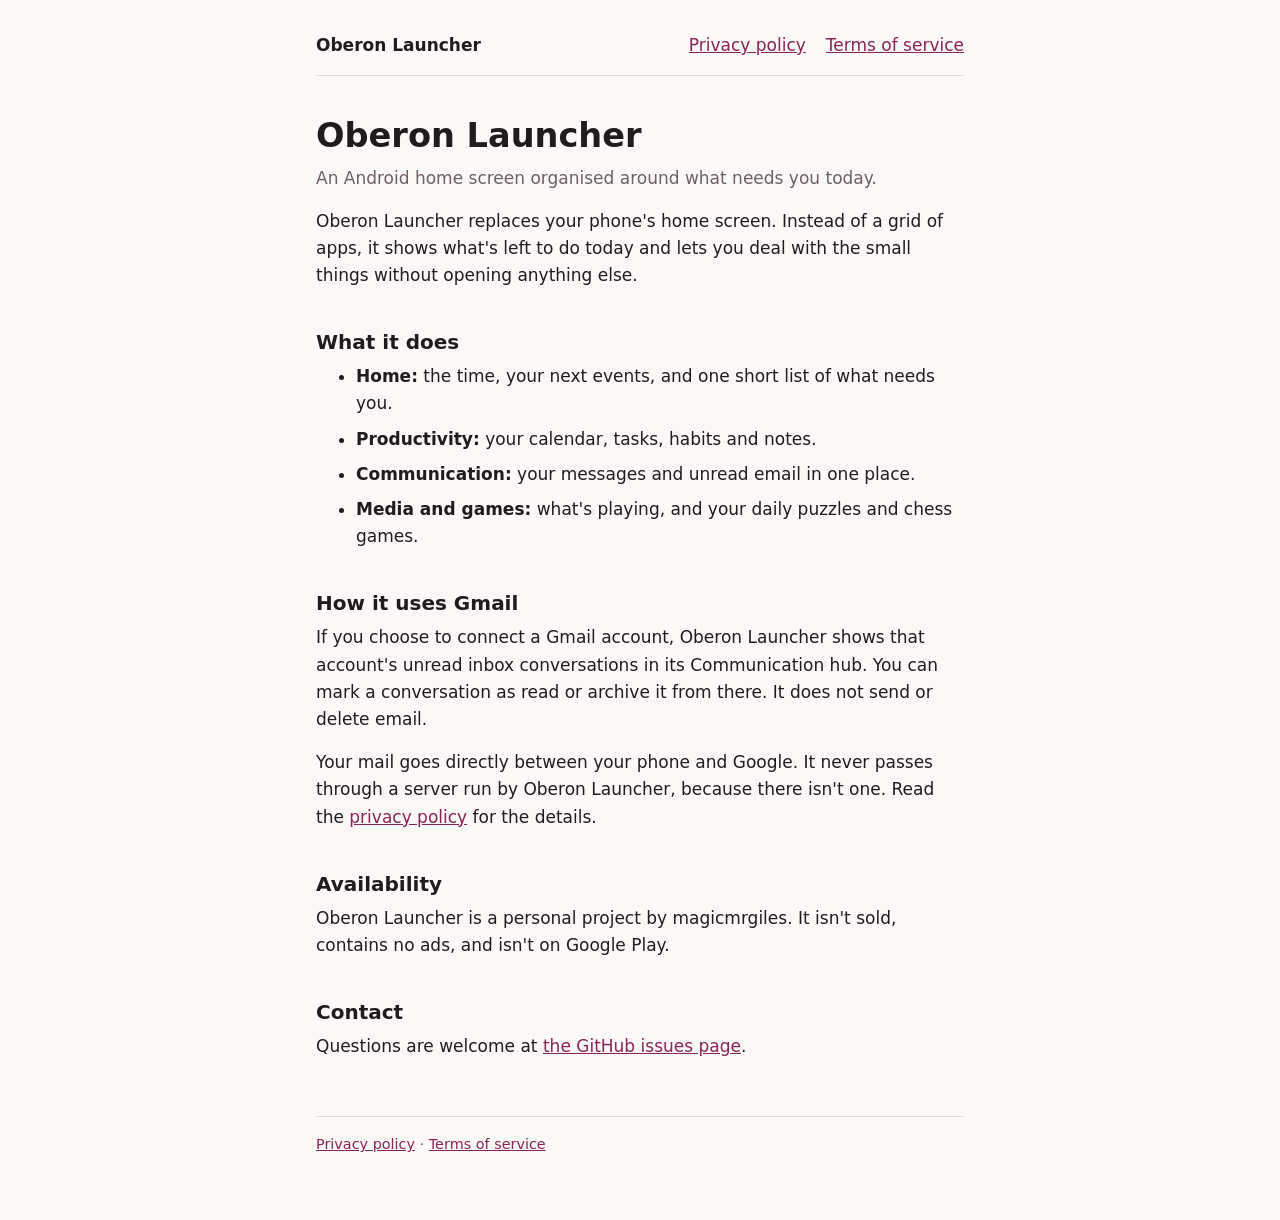
<file: index.html>
<!doctype html>
<html lang="en">
<head>
  <meta charset="utf-8">
  <meta name="viewport" content="width=device-width, initial-scale=1">
  <title>Oberon Launcher</title>
  <meta name="description" content="Oberon Launcher is an Android home screen app that brings your tasks, messages, media and games together.">
  <link rel="stylesheet" href="style.css">
</head>
<body>
  <div class="page">
    <nav>
      <strong>Oberon Launcher</strong>
      <a href="privacy.html">Privacy policy</a>
      <a href="terms.html">Terms of service</a>
    </nav>

    <main>
      <h1>Oberon Launcher</h1>
      <p class="muted">An Android home screen organised around what needs you today.</p>

      <p>Oberon Launcher replaces your phone's home screen. Instead of a grid of apps, it shows what's left to do today and lets you deal with the small things without opening anything else.</p>

      <h2>What it does</h2>
      <ul>
        <li><strong>Home:</strong> the time, your next events, and one short list of what needs you.</li>
        <li><strong>Productivity:</strong> your calendar, tasks, habits and notes.</li>
        <li><strong>Communication:</strong> your messages and unread email in one place.</li>
        <li><strong>Media and games:</strong> what's playing, and your daily puzzles and chess games.</li>
      </ul>

      <h2>How it uses Gmail</h2>
      <p>If you choose to connect a Gmail account, Oberon Launcher shows that account's unread inbox conversations in its Communication hub. You can mark a conversation as read or archive it from there. It does not send or delete email.</p>
      <p>Your mail goes directly between your phone and Google. It never passes through a server run by Oberon Launcher, because there isn't one. Read the <a href="privacy.html">privacy policy</a> for the details.</p>

      <h2>Availability</h2>
      <p>Oberon Launcher is a personal project by magicmrgiles. It isn't sold, contains no ads, and isn't on Google Play.</p>

      <h2>Contact</h2>
      <p>Questions are welcome at <a href="https://github.com/magicmrgiles/oberon-launcher/issues">the GitHub issues page</a>.</p>
    </main>

    <footer>
      <a href="privacy.html">Privacy policy</a> · <a href="terms.html">Terms of service</a>
    </footer>
  </div>
</body>
</html>
</file>
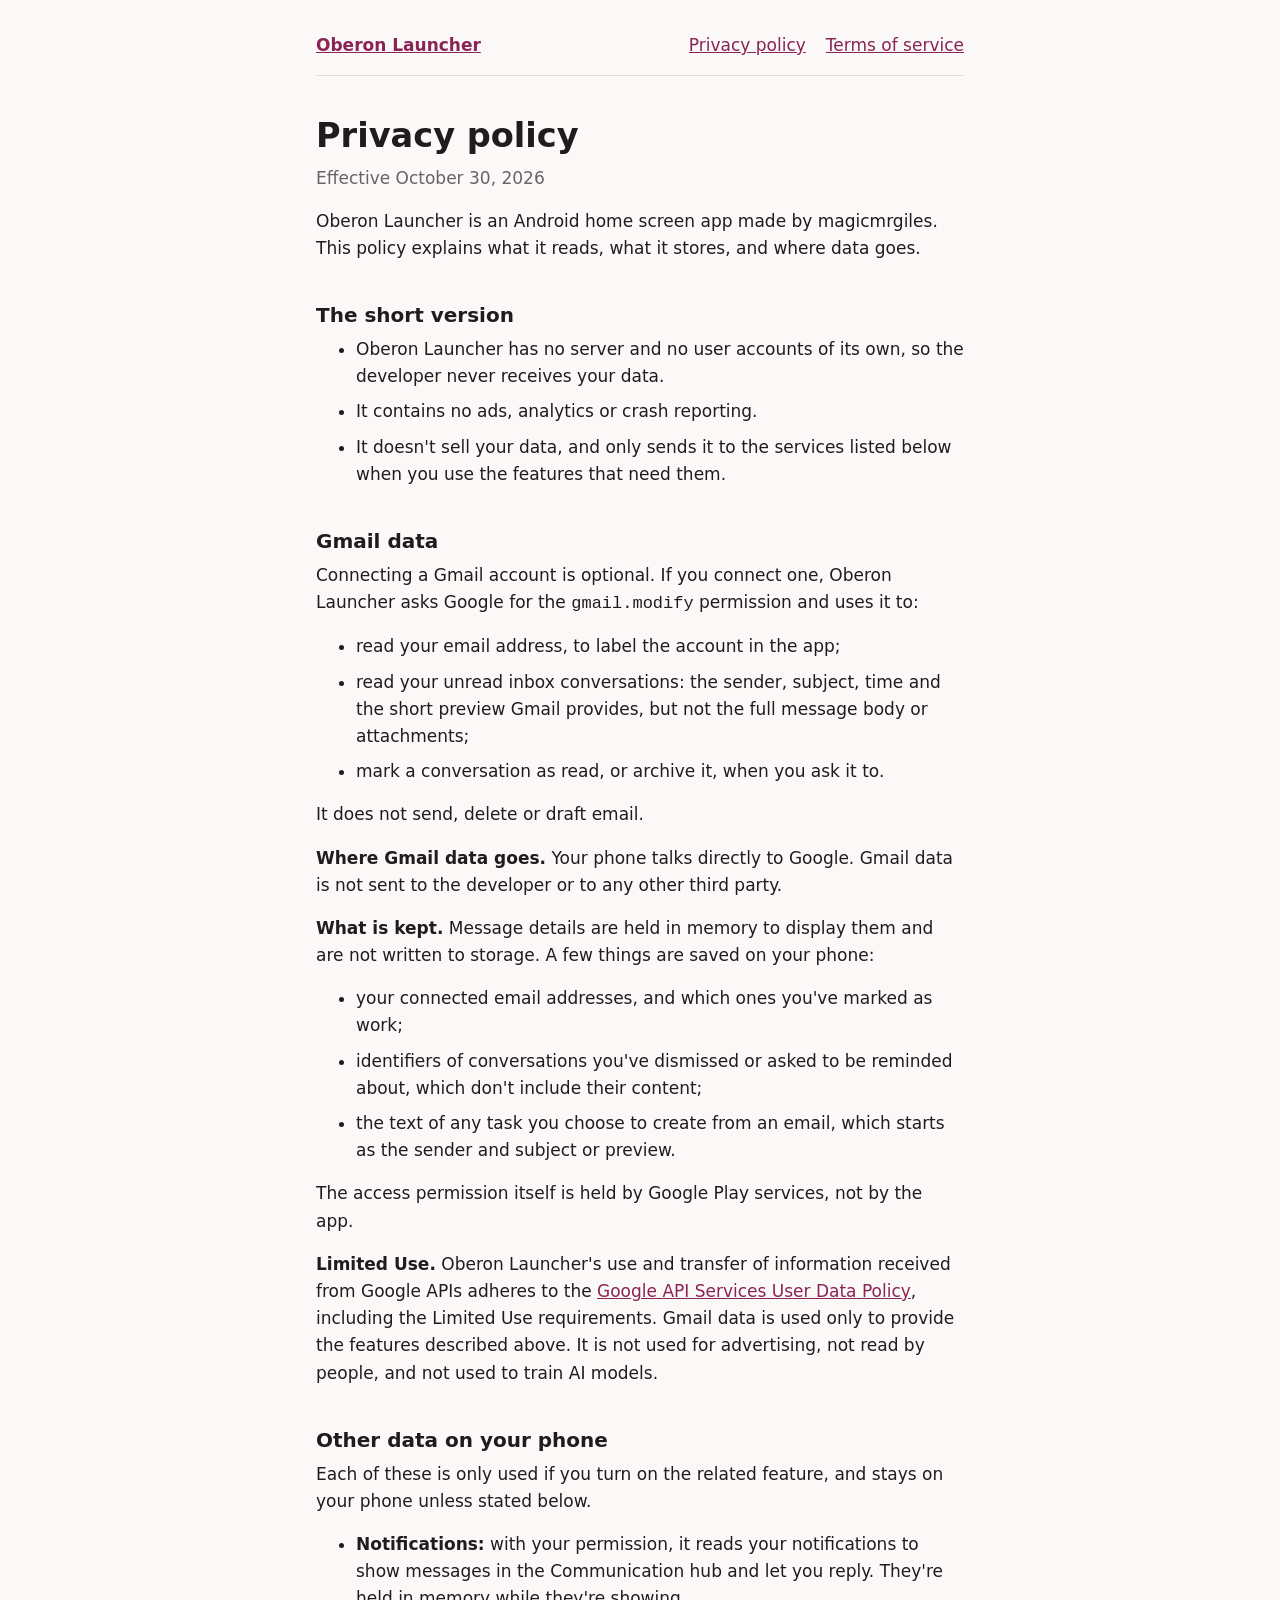
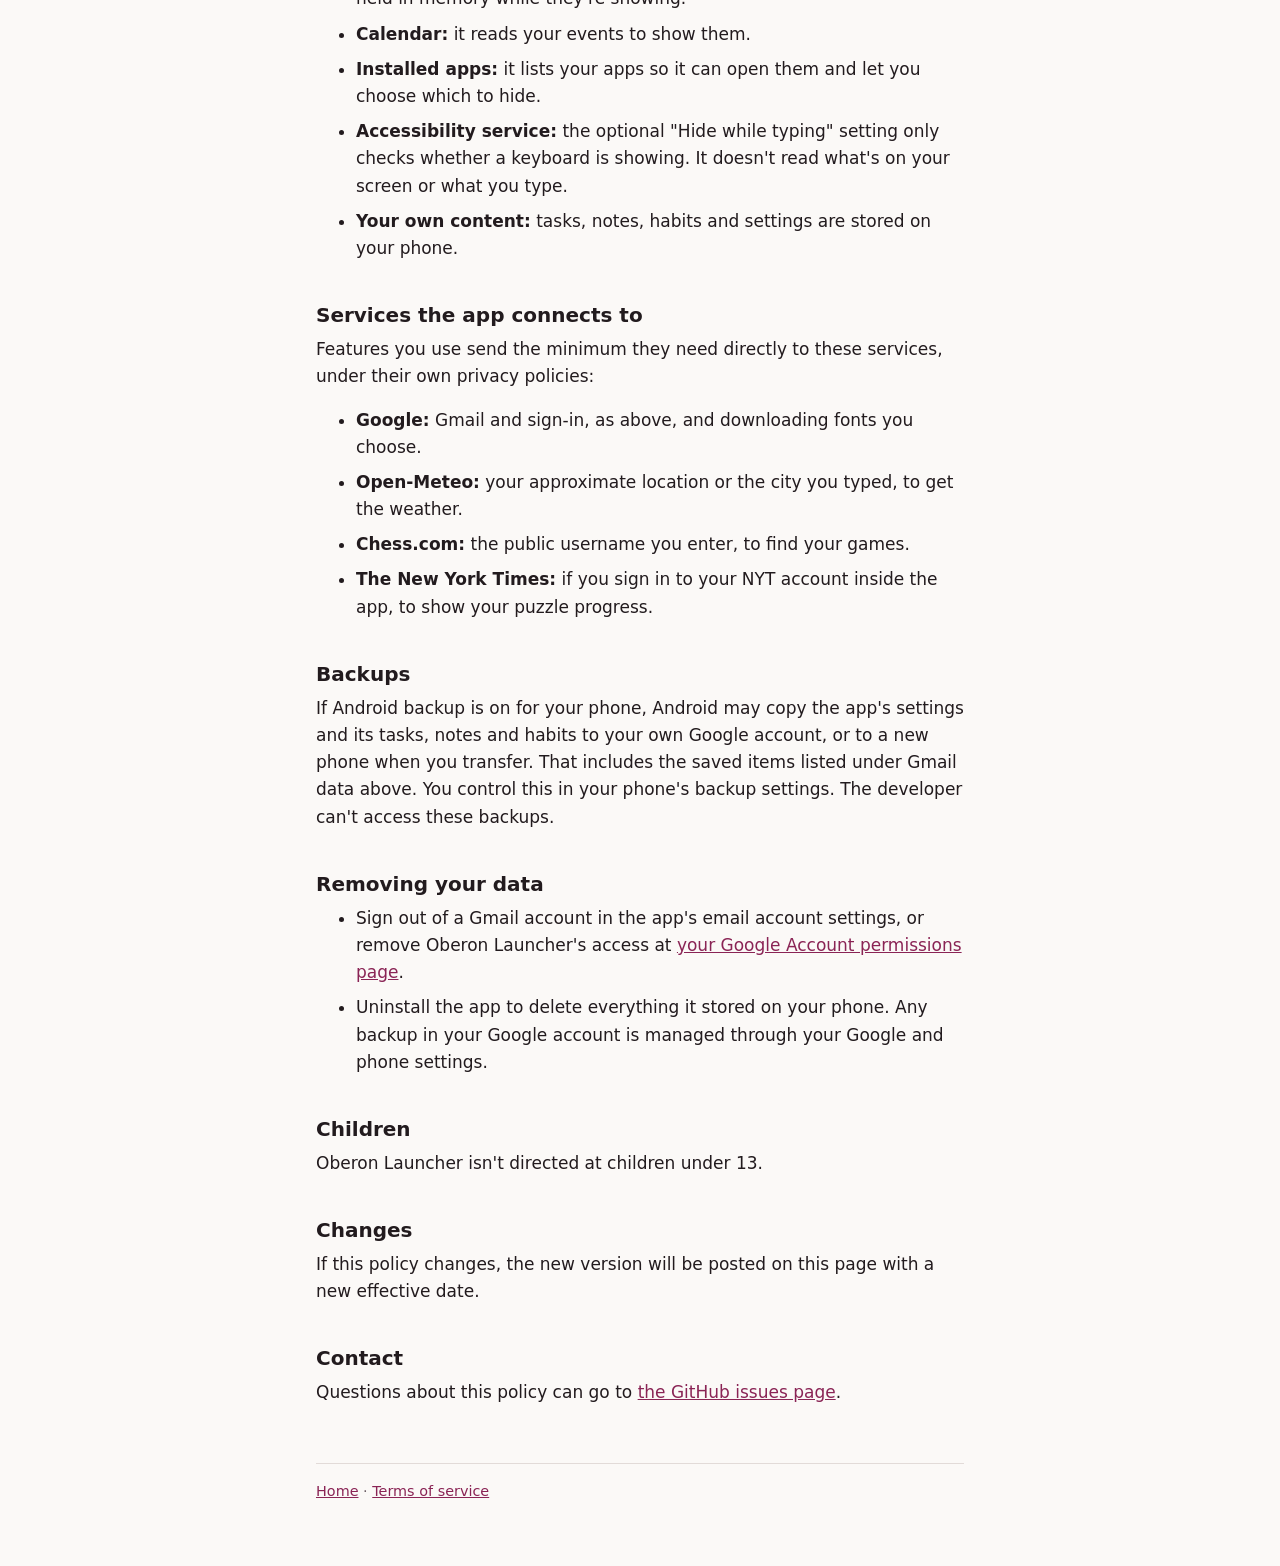
<file: privacy.html>
<!doctype html>
<html lang="en">
<head>
  <meta charset="utf-8">
  <meta name="viewport" content="width=device-width, initial-scale=1">
  <title>Privacy Policy</title>
  <meta name="description" content="How Oberon Launcher handles your data, including Gmail data.">
  <link rel="stylesheet" href="style.css">
</head>
<body>
  <div class="page">
    <nav>
      <strong><a href="index.html">Oberon Launcher</a></strong>
      <a href="privacy.html">Privacy policy</a>
      <a href="terms.html">Terms of service</a>
    </nav>

    <main>
      <h1>Privacy policy</h1>
      <p class="muted">Effective October 30, 2026</p>

      <p>Oberon Launcher is an Android home screen app made by magicmrgiles. This policy explains what it reads, what it stores, and where data goes.</p>

      <h2>The short version</h2>
      <ul>
        <li>Oberon Launcher has no server and no user accounts of its own, so the developer never receives your data.</li>
        <li>It contains no ads, analytics or crash reporting.</li>
        <li>It doesn't sell your data, and only sends it to the services listed below when you use the features that need them.</li>
      </ul>

      <h2>Gmail data</h2>
      <p>Connecting a Gmail account is optional. If you connect one, Oberon Launcher asks Google for the <code>gmail.modify</code> permission and uses it to:</p>
      <ul>
        <li>read your email address, to label the account in the app;</li>
        <li>read your unread inbox conversations: the sender, subject, time and the short preview Gmail provides, but not the full message body or attachments;</li>
        <li>mark a conversation as read, or archive it, when you ask it to.</li>
      </ul>
      <p>It does not send, delete or draft email.</p>

      <p><strong>Where Gmail data goes.</strong> Your phone talks directly to Google. Gmail data is not sent to the developer or to any other third party.</p>

      <p><strong>What is kept.</strong> Message details are held in memory to display them and are not written to storage. A few things are saved on your phone:</p>
      <ul>
        <li>your connected email addresses, and which ones you've marked as work;</li>
        <li>identifiers of conversations you've dismissed or asked to be reminded about, which don't include their content;</li>
        <li>the text of any task you choose to create from an email, which starts as the sender and subject or preview.</li>
      </ul>
      <p>The access permission itself is held by Google Play services, not by the app.</p>

      <p><strong>Limited Use.</strong> Oberon Launcher's use and transfer of information received from Google APIs adheres to the <a href="https://developers.google.com/terms/api-services-user-data-policy">Google API Services User Data Policy</a>, including the Limited Use requirements. Gmail data is used only to provide the features described above. It is not used for advertising, not read by people, and not used to train AI models.</p>

      <h2>Other data on your phone</h2>
      <p>Each of these is only used if you turn on the related feature, and stays on your phone unless stated below.</p>
      <ul>
        <li><strong>Notifications:</strong> with your permission, it reads your notifications to show messages in the Communication hub and let you reply. They're held in memory while they're showing.</li>
        <li><strong>Calendar:</strong> it reads your events to show them.</li>
        <li><strong>Installed apps:</strong> it lists your apps so it can open them and let you choose which to hide.</li>
        <li><strong>Accessibility service:</strong> the optional "Hide while typing" setting only checks whether a keyboard is showing. It doesn't read what's on your screen or what you type.</li>
        <li><strong>Your own content:</strong> tasks, notes, habits and settings are stored on your phone.</li>
      </ul>

      <h2>Services the app connects to</h2>
      <p>Features you use send the minimum they need directly to these services, under their own privacy policies:</p>
      <ul>
        <li><strong>Google:</strong> Gmail and sign-in, as above, and downloading fonts you choose.</li>
        <li><strong>Open-Meteo:</strong> your approximate location or the city you typed, to get the weather.</li>
        <li><strong>Chess.com:</strong> the public username you enter, to find your games.</li>
        <li><strong>The New York Times:</strong> if you sign in to your NYT account inside the app, to show your puzzle progress.</li>
      </ul>

      <h2>Backups</h2>
      <p>If Android backup is on for your phone, Android may copy the app's settings and its tasks, notes and habits to your own Google account, or to a new phone when you transfer. That includes the saved items listed under Gmail data above. You control this in your phone's backup settings. The developer can't access these backups.</p>

      <h2>Removing your data</h2>
      <ul>
        <li>Sign out of a Gmail account in the app's email account settings, or remove Oberon Launcher's access at <a href="https://myaccount.google.com/permissions">your Google Account permissions page</a>.</li>
        <li>Uninstall the app to delete everything it stored on your phone. Any backup in your Google account is managed through your Google and phone settings.</li>
      </ul>

      <h2>Children</h2>
      <p>Oberon Launcher isn't directed at children under 13.</p>

      <h2>Changes</h2>
      <p>If this policy changes, the new version will be posted on this page with a new effective date.</p>

      <h2>Contact</h2>
      <p>Questions about this policy can go to <a href="https://github.com/magicmrgiles/oberon-launcher/issues">the GitHub issues page</a>.</p>
    </main>

    <footer>
      <a href="index.html">Home</a> · <a href="terms.html">Terms of service</a>
    </footer>
  </div>
</body>
</html>
</file>
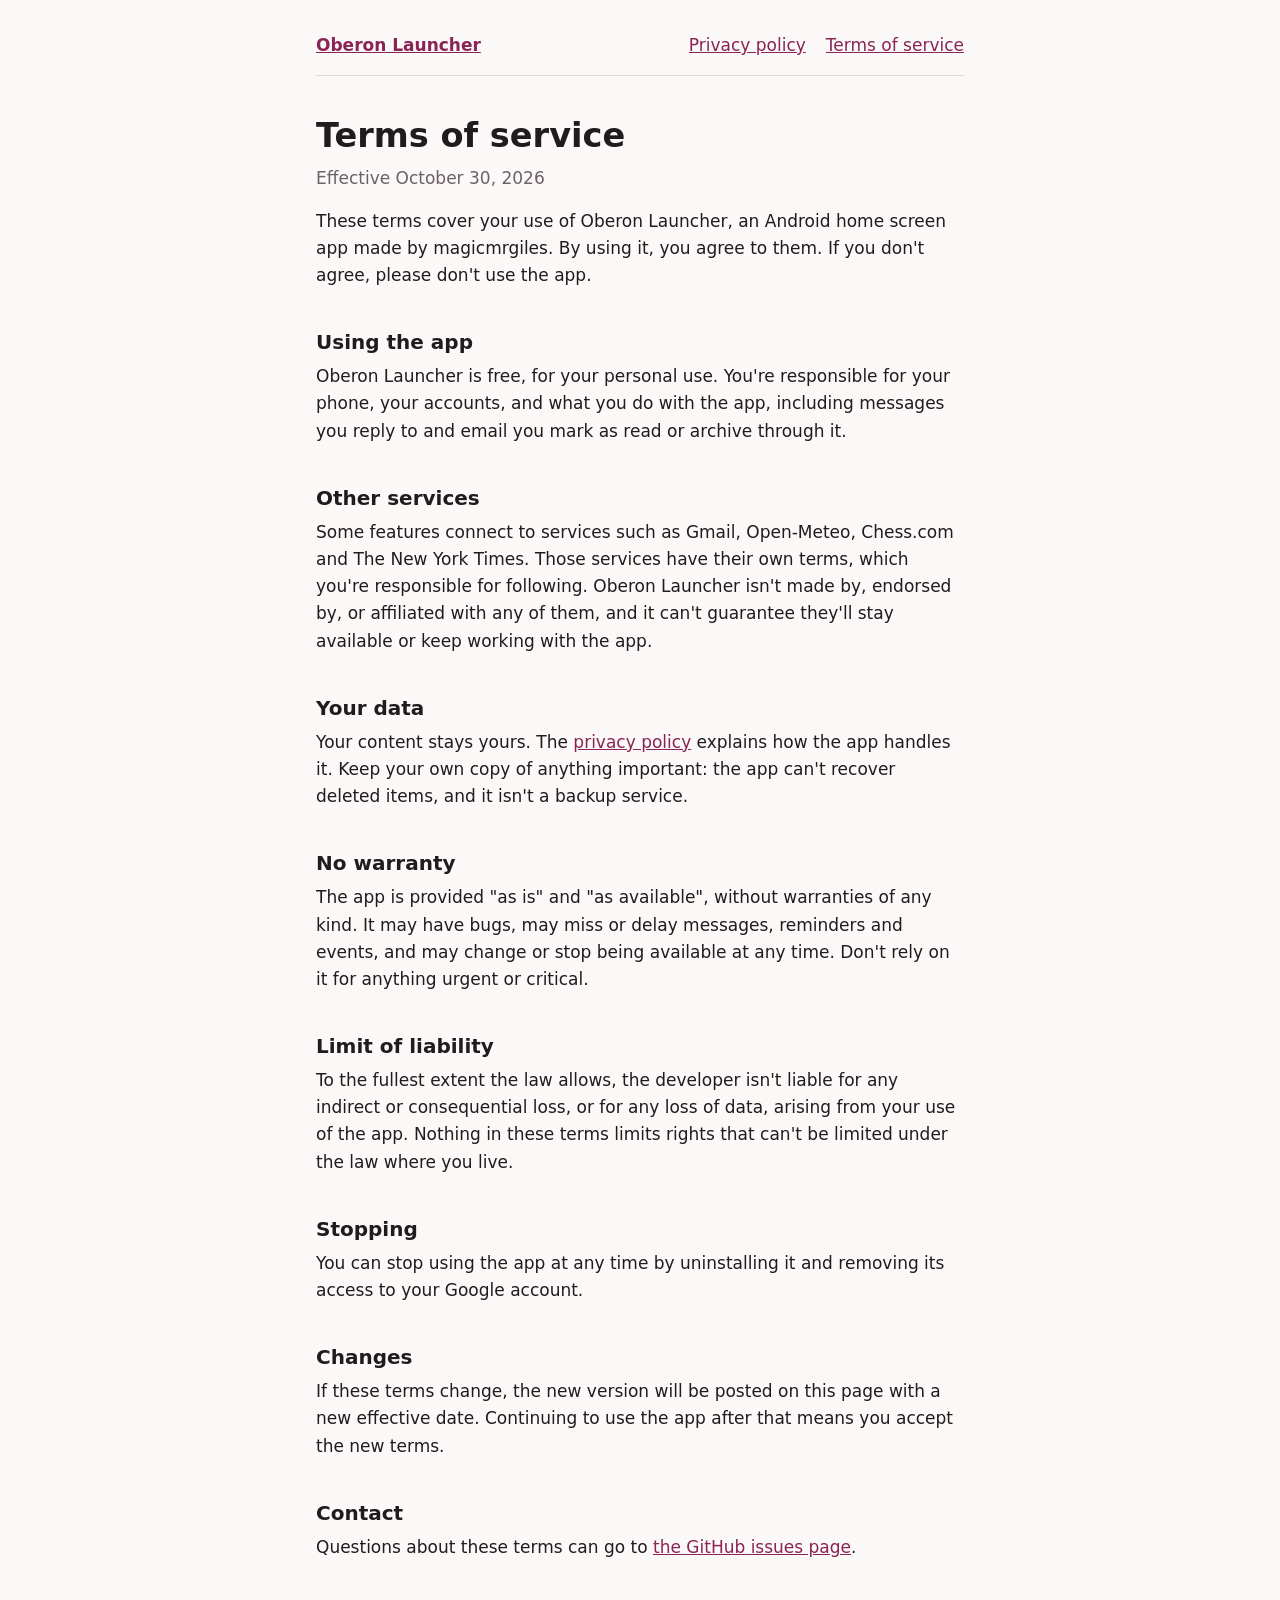
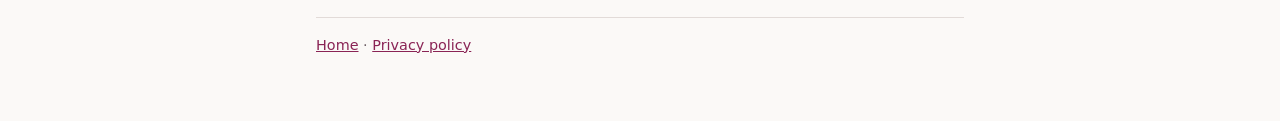
<file: terms.html>
<!doctype html>
<html lang="en">
<head>
  <meta charset="utf-8">
  <meta name="viewport" content="width=device-width, initial-scale=1">
  <title>Terms of Service</title>
  <meta name="description" content="The terms for using Oberon Launcher.">
  <link rel="stylesheet" href="style.css">
</head>
<body>
  <div class="page">
    <nav>
      <strong><a href="index.html">Oberon Launcher</a></strong>
      <a href="privacy.html">Privacy policy</a>
      <a href="terms.html">Terms of service</a>
    </nav>

    <main>
      <h1>Terms of service</h1>
      <p class="muted">Effective October 30, 2026</p>

      <p>These terms cover your use of Oberon Launcher, an Android home screen app made by magicmrgiles. By using it, you agree to them. If you don't agree, please don't use the app.</p>

      <h2>Using the app</h2>
      <p>Oberon Launcher is free, for your personal use. You're responsible for your phone, your accounts, and what you do with the app, including messages you reply to and email you mark as read or archive through it.</p>

      <h2>Other services</h2>
      <p>Some features connect to services such as Gmail, Open-Meteo, Chess.com and The New York Times. Those services have their own terms, which you're responsible for following. Oberon Launcher isn't made by, endorsed by, or affiliated with any of them, and it can't guarantee they'll stay available or keep working with the app.</p>

      <h2>Your data</h2>
      <p>Your content stays yours. The <a href="privacy.html">privacy policy</a> explains how the app handles it. Keep your own copy of anything important: the app can't recover deleted items, and it isn't a backup service.</p>

      <h2>No warranty</h2>
      <p>The app is provided "as is" and "as available", without warranties of any kind. It may have bugs, may miss or delay messages, reminders and events, and may change or stop being available at any time. Don't rely on it for anything urgent or critical.</p>

      <h2>Limit of liability</h2>
      <p>To the fullest extent the law allows, the developer isn't liable for any indirect or consequential loss, or for any loss of data, arising from your use of the app. Nothing in these terms limits rights that can't be limited under the law where you live.</p>

      <h2>Stopping</h2>
      <p>You can stop using the app at any time by uninstalling it and removing its access to your Google account.</p>

      <h2>Changes</h2>
      <p>If these terms change, the new version will be posted on this page with a new effective date. Continuing to use the app after that means you accept the new terms.</p>

      <h2>Contact</h2>
      <p>Questions about these terms can go to <a href="https://github.com/magicmrgiles/oberon-launcher/issues">the GitHub issues page</a>.</p>
    </main>

    <footer>
      <a href="index.html">Home</a> · <a href="privacy.html">Privacy policy</a>
    </footer>
  </div>
</body>
</html>
</file>
<file: style.css>
:root {
  --page: #fbf9f7;
  --text: #221b1e;
  --muted: #6d6066;
  --line: #e2dbd8;
  --link: #8a2455;
}

@media (prefers-color-scheme: dark) {
  :root {
    --page: #21161a;
    --text: #f4e6ec;
    --muted: #b9a4ad;
    --line: #443238;
    --link: #f08fbb;
  }
}

* {
  box-sizing: border-box;
}

body {
  margin: 0;
  background: var(--page);
  color: var(--text);
  font: 17px/1.6 system-ui, -apple-system, "Segoe UI", Roboto, sans-serif;
}

.page {
  max-width: 680px;
  margin: 0 auto;
  padding: 32px 16px 64px;
}

nav {
  display: flex;
  flex-wrap: wrap;
  gap: 8px 20px;
  padding-bottom: 16px;
  margin-bottom: 40px;
  border-bottom: 1px solid var(--line);
}

nav strong {
  margin-right: auto;
}

a {
  color: var(--link);
}

h1 {
  margin: 0 0 8px;
  font-size: 2.1rem;
  line-height: 1.2;
}

h2 {
  margin: 40px 0 8px;
  font-size: 1.25rem;
  line-height: 1.3;
}

p,
ul {
  margin: 0 0 16px;
}

li {
  margin-bottom: 8px;
}

.muted {
  color: var(--muted);
}

footer {
  margin-top: 56px;
  padding-top: 16px;
  border-top: 1px solid var(--line);
  color: var(--muted);
  font-size: 0.9rem;
}
</file>
